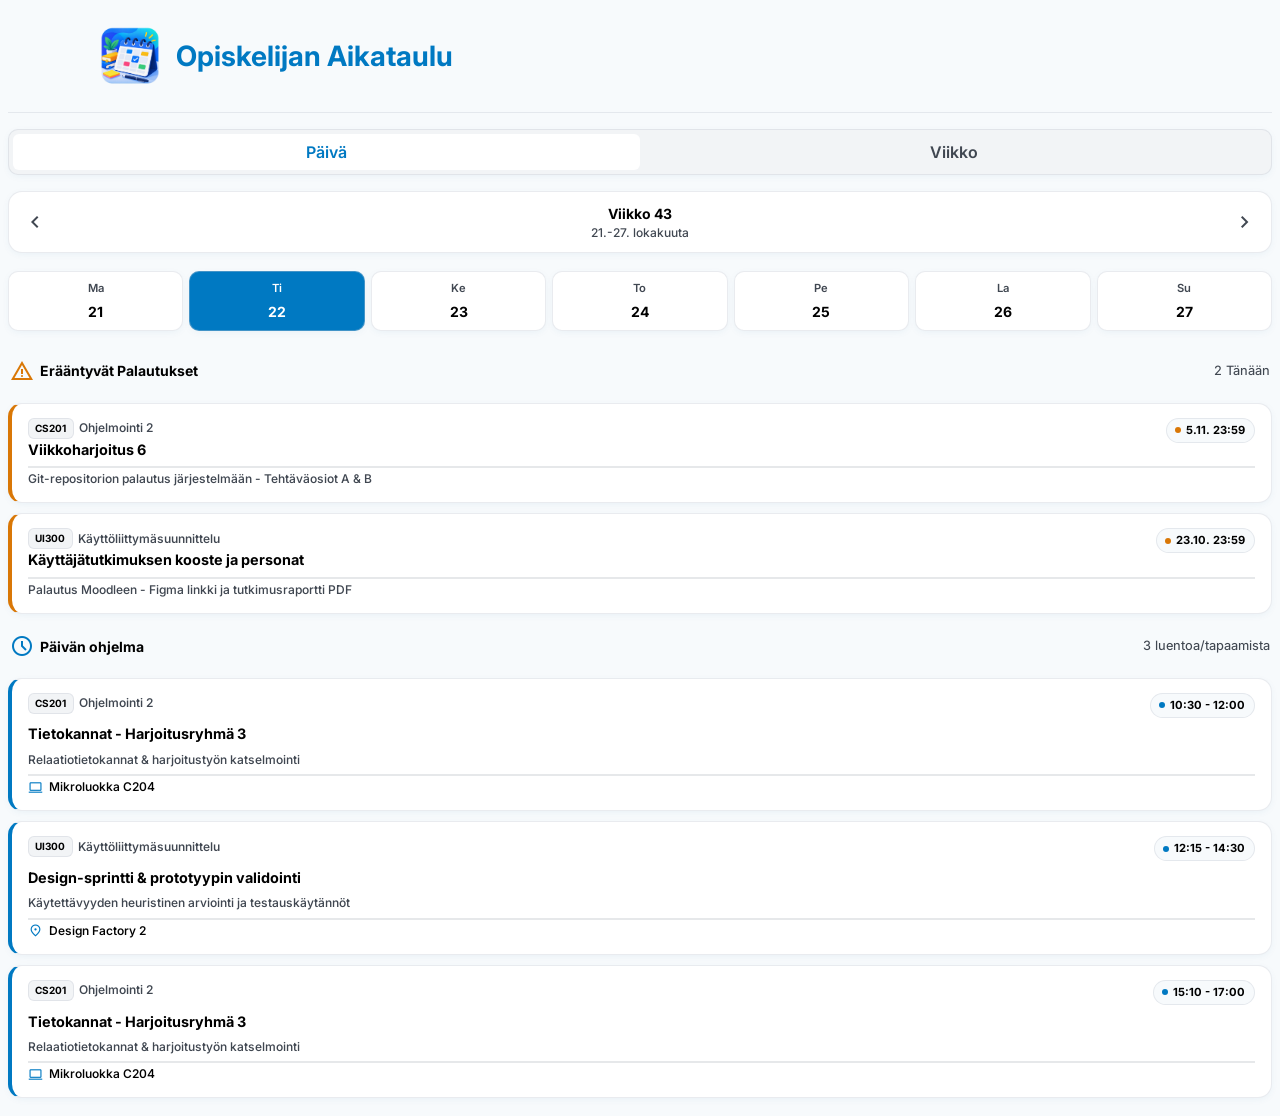
<file: index.html>
<!doctype html>
<html lang="en">
	<head>
		<meta charset="UTF-8" />
		<meta name="viewport" content="width=device-width, initial-scale=1.0" />
		<title>Opiskelijan Aikataulu: Päivä</title>
		<link rel="stylesheet" href="styles.css" />
		<link
			href="https://fonts.googleapis.com/css2?family=Material+Symbols+Outlined:wght,FILL@100..700,0..1&display=swap"
			rel="stylesheet"
		/>
		<link rel="icon" href="logo.png" />
	</head>
	<body>
		<header>
			<div class="header-inner">
				<img src="logo.png" alt="Palvelun logo" class="logo" />
				<h1 class="header-title">Opiskelijan Aikataulu</h1>
			</div>
		</header>

		<main>
			<nav class="view-tabs-container">
				<!-- Näkymä valitsin -->
				<a href="index.html" class="view-tab-label view-tab-label-selected"
					><span class="paiva-btn">Päivä</span></a
				>
				<a href="viikkoNakyma.html" class="view-tab-label"
					><span class="week-btn">Viikko</span></a
				>
			</nav>

			<!-- Viikkovalitsin -->
			<div class="card-base week-nav-card">
				<button type="button" class="nav-arrow-btn">
					<span class="material-symbols-outlined">chevron_left</span>
				</button>
				<div class="week-nav-center">
					<span class="week-title">Viikko 43</span>
					<span class="week-dates">21.-27. lokakuuta</span>
				</div>
				<button type="button" class="nav-arrow-btn">
					<span class="material-symbols-outlined">chevron_right</span>
				</button>
			</div>

			<!-- Päivävalitsin -->
			<div class="week-strip">
				<div class="day-pill">
					<span class="day-name">Ma</span>
					<span class="day-num">21</span>
				</div>
				<div class="day-pill today">
					<span class="day-name">Ti</span>
					<span class="day-num">22</span>
				</div>
				<div class="day-pill">
					<span class="day-name">Ke</span>
					<span class="day-num">23</span>
				</div>
				<div class="day-pill">
					<span class="day-name">To</span>
					<span class="day-num">24</span>
				</div>
				<div class="day-pill">
					<span class="day-name">Pe</span>
					<span class="day-num">25</span>
				</div>
				<div class="day-pill">
					<span class="day-name">La</span>
					<span class="day-num">26</span>
				</div>
				<div class="day-pill">
					<span class="day-name">Su</span>
					<span class="day-num">27</span>
				</div>
			</div>

			<!-- Erääntyvät palautukset -->
			<section>
				<div class="section-header">
					<div class="section-title-wrap">
						<span
							class="material-symbols-outlined"
							style="color: var(--color-amber)"
							>warning</span
						>
						<h2 class="section-title">Erääntyvät Palautukset</h2>
					</div>
					<span class="section-notes">2 Tänään</span>
				</div>

				<!-- Deadline kortit -->
				<a href="kurssiCS201.html" class="card-base deadline-card">
					<div class="card-top-row">
						<div>
							<div class="course">
								<span class="course-tag">CS201</span>
								<span class="course-subname">Ohjelmointi 2</span>
							</div>
							<h3 class="card-title">Viikkoharjoitus 6</h3>
						</div>
						<div class="card-time">
							<span class="amber-dot"></span>
							<span>5.11. 23:59</span>
						</div>
					</div>
					<div class="card-footer">
						<span class="card-subtitle">
							Git-repositorion palautus järjestelmään - Tehtäväosiot A & B
						</span>
					</div>
				</a>

				<a href="kurssiUI300.html" class="card-base deadline-card">
					<div class="card-top-row">
						<div>
							<div class="course">
								<span class="course-tag">UI300</span>
								<span class="course-subname">Käyttöliittymäsuunnittelu</span>
							</div>
							<h3 class="card-title">Käyttäjätutkimuksen kooste ja personat</h3>
						</div>
						<div class="card-time">
							<span class="amber-dot"></span>
							<span>23.10. 23:59</span>
						</div>
					</div>
					<div class="card-footer">
						<span class="card-subtitle">
							Palautus Moodleen - Figma linkki ja tutkimusraportti PDF
						</span>
					</div>
				</a>
			</section>

			<!-- Päivän ohjelma -->
			<section>
				<div class="section-header">
					<div class="section-title-wrap">
						<span
							class="material-symbols-outlined"
							style="color: var(--color-primary)"
							>schedule</span
						>
						<h2 class="section-title">Päivän ohjelma</h2>
					</div>
					<span class="section-notes">3 luentoa/tapaamista</span>
				</div>

				<!-- Event kortit -->

				<a href="kurssiCS201.html" class="card-base event-card">
					<div class="card-top-row">
						<div class="course">
							<span class="course-tag">CS201</span>
							<span class="course-subname">Ohjelmointi 2</span>
						</div>
						<div class="card-time">
							<span class="blue-dot"></span>
							<span>10:30 - 12:00</span>
						</div>
					</div>

					<h3 class="card-title">Tietokannat - Harjoitusryhmä 3</h3>
					<p class="card-subtitle">
						Relaatiotietokannat & harjoitustyön katselmointi
					</p>

					<div class="card-footer">
						<span
							class="material-symbols-outlined"
							style="font-size: 15px; color: var(--color-primary)"
							>computer</span
						>
						<span>Mikroluokka C204</span>
					</div>
				</a>

				<a href="kurssiUI300.html" class="card-base event-card">
					<div class="card-top-row">
						<div class="course">
							<span class="course-tag">UI300</span>
							<span class="course-subname">Käyttöliittymäsuunnittelu</span>
						</div>
						<div class="card-time">
							<span class="blue-dot"></span>
							<span>12:15 - 14:30</span>
						</div>
					</div>

					<h3 class="card-title">Design-sprintti & prototyypin validointi</h3>
					<p class="card-subtitle">
						Käytettävyyden heuristinen arviointi ja testauskäytännöt
					</p>

					<div class="card-footer">
						<span
							class="material-symbols-outlined"
							style="font-size: 15px; color: var(--color-primary)"
							>location_on</span
						>
						<span>Design Factory 2</span>
					</div>
				</a>

				<a href="kurssiCS201.html" class="card-base event-card">
					<div class="card-top-row">
						<div class="course">
							<span class="course-tag">CS201</span>
							<span class="course-subname">Ohjelmointi 2</span>
						</div>
						<div class="card-time">
							<span class="blue-dot"></span>
							<span>15:10 - 17:00</span>
						</div>
					</div>

					<h3 class="card-title">Tietokannat - Harjoitusryhmä 3</h3>
					<p class="card-subtitle">
						Relaatiotietokannat & harjoitustyön katselmointi
					</p>

					<div class="card-footer">
						<span
							class="material-symbols-outlined"
							style="font-size: 15px; color: var(--color-primary)"
							>computer</span
						>
						<span>Mikroluokka C204</span>
					</div>
				</a>
			</section>
		</main>
	</body>
</html>
</file>
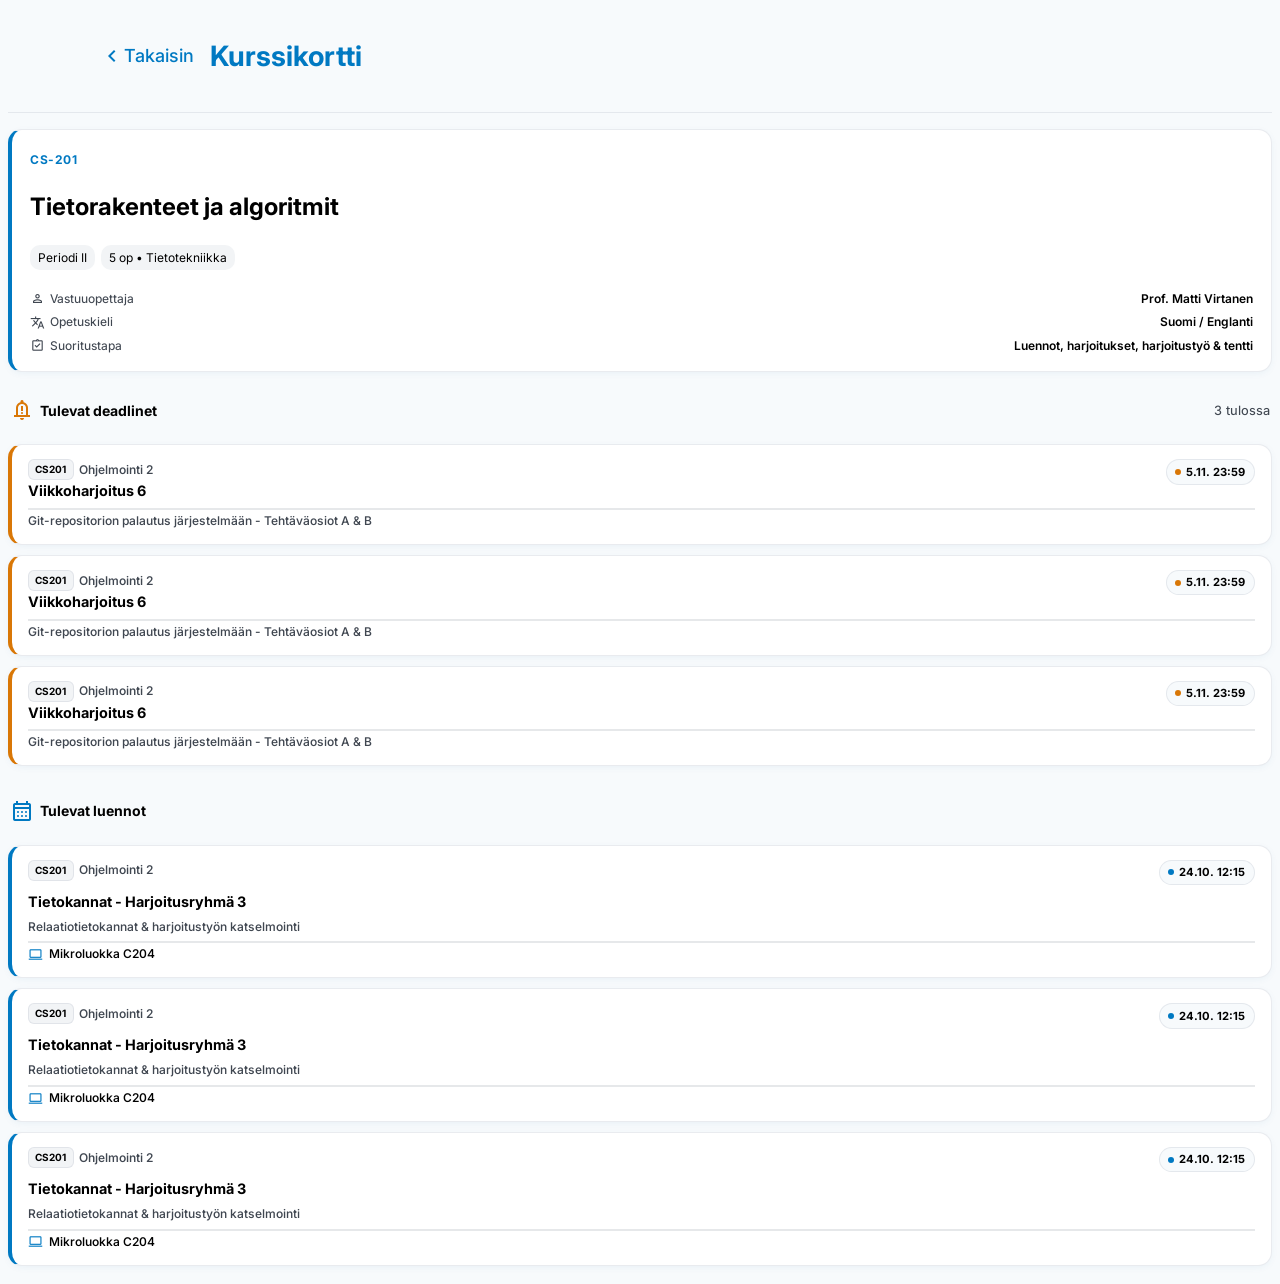
<file: kurssiCS201.html>
<!doctype html>
<html lang="en">
	<head>
		<meta charset="UTF-8" />
		<meta name="viewport" content="width=device-width, initial-scale=1.0" />
		<title>Kurssikortti: CS201</title>
		<link rel="stylesheet" href="styles.css" />
		<link
			href="https://fonts.googleapis.com/css2?family=Material+Symbols+Outlined:wght,FILL@100..700,0..1&display=swap"
			rel="stylesheet"
		/>
	</head>
	<body>
		<header>
			<div class="header-inner">
				<a href="index.html" class="backBtn">
					<span class="material-symbols-outlined">chevron_left</span>
					<p>Takaisin</p>
				</a>
				<h1 class="header-title">Kurssikortti</h1>
			</div>
		</header>
		<main>
			<!-- Kurssikortti -->
			<section class="card-base course-card">
				<span class="course-code">CS-201</span>
				<h2 class="course-main-title">Tietorakenteet ja algoritmit</h2>

				<div class="course-badge-row">
					<span class="badge-pill">Periodi II</span>
					<span class="badge-pill">5 op • Tietotekniikka</span>
				</div>

				<div class="course-info-list">
					<div class="course-info-row">
						<span class="course-info-key">
							<span class="material-symbols-outlined" style="font-size: 15px"
								>person</span
							>
							<span>Vastuuopettaja</span>
						</span>
						<span class="course-info-item">Prof. Matti Virtanen</span>
					</div>

					<div class="course-info-row">
						<span class="course-info-key">
							<span class="material-symbols-outlined" style="font-size: 15px"
								>translate</span
							>
							<span>Opetuskieli</span>
						</span>
						<span class="course-info-item">Suomi / Englanti</span>
					</div>

					<div class="course-info-row">
						<span class="course-info-key">
							<span class="material-symbols-outlined" style="font-size: 15px"
								>assignment_turned_in</span
							>
							<span>Suoritustapa</span>
						</span>
						<span class="course-info-item"
							>Luennot, harjoitukset, harjoitustyö & tentti</span
						>
					</div>
				</div>
			</section>

			<!-- Tulevat deadlinet -->
			<section style="margin-bottom: 1.25rem">
				<div class="section-header">
					<div class="section-title-wrap">
						<span
							class="material-symbols-outlined"
							style="color: var(--color-amber)"
							>notification_important</span
						>
						<h3 class="section-title">Tulevat deadlinet</h3>
					</div>
					<span class="section-notes">3 tulossa</span>
				</div>

				<!-- Deadline kortit -->
				<a href="kurssiCS201.html" class="card-base deadline-card">
					<div class="card-top-row">
						<div>
							<div class="course">
								<span class="course-tag">CS201</span>
								<span class="course-subname">Ohjelmointi 2</span>
							</div>
							<h3 class="card-title">Viikkoharjoitus 6</h3>
						</div>
						<div class="card-time">
							<span class="amber-dot"></span>
							<span>5.11. 23:59</span>
						</div>
					</div>
					<div class="card-footer">
						<span class="card-subtitle">
							Git-repositorion palautus järjestelmään - Tehtäväosiot A & B
						</span>
					</div>
				</a>

				<a href="kurssiCS201.html" class="card-base deadline-card">
					<div class="card-top-row">
						<div>
							<div class="course">
								<span class="course-tag">CS201</span>
								<span class="course-subname">Ohjelmointi 2</span>
							</div>
							<h3 class="card-title">Viikkoharjoitus 6</h3>
						</div>
						<div class="card-time">
							<span class="amber-dot"></span>
							<span>5.11. 23:59</span>
						</div>
					</div>
					<div class="card-footer">
						<span class="card-subtitle">
							Git-repositorion palautus järjestelmään - Tehtäväosiot A & B
						</span>
					</div>
				</a>

				<a href="kurssiCS201.html" class="card-base deadline-card">
					<div class="card-top-row">
						<div>
							<div class="course">
								<span class="course-tag">CS201</span>
								<span class="course-subname">Ohjelmointi 2</span>
							</div>
							<h3 class="card-title">Viikkoharjoitus 6</h3>
						</div>
						<div class="card-time">
							<span class="amber-dot"></span>
							<span>5.11. 23:59</span>
						</div>
					</div>
					<div class="card-footer">
						<span class="card-subtitle">
							Git-repositorion palautus järjestelmään - Tehtäväosiot A & B
						</span>
					</div>
				</a>
			</section>

			<!-- Tulevat luennot -->
			<section>
				<div class="section-header">
					<div class="section-title-wrap">
						<span
							class="material-symbols-outlined"
							style="color: var(--color-primary)"
							>calendar_month</span
						>
						<h3 class="section-title">Tulevat luennot</h3>
					</div>
				</div>

				<!-- Luento kortit -->
				<a href="kurssiCS201.html   " class="card-base event-card">
					<div class="card-top-row">
						<div class="course">
							<span class="course-tag">CS201</span>
							<span class="course-subname">Ohjelmointi 2</span>
						</div>
						<div class="card-time">
							<span class="blue-dot"></span>
							<span>24.10. 12:15</span>
						</div>
					</div>

					<h3 class="card-title">Tietokannat - Harjoitusryhmä 3</h3>
					<p class="card-subtitle">
						Relaatiotietokannat & harjoitustyön katselmointi
					</p>

					<div class="card-footer">
						<span
							class="material-symbols-outlined"
							style="font-size: 15px; color: var(--color-primary)"
							>computer</span
						>
						<span>Mikroluokka C204</span>
					</div>
				</a>

				<a href="kurssiCS201.html" class="card-base event-card">
					<div class="card-top-row">
						<div class="course">
							<span class="course-tag">CS201</span>
							<span class="course-subname">Ohjelmointi 2</span>
						</div>
						<div class="card-time">
							<span class="blue-dot"></span>
							<span>24.10. 12:15</span>
						</div>
					</div>

					<h3 class="card-title">Tietokannat - Harjoitusryhmä 3</h3>
					<p class="card-subtitle">
						Relaatiotietokannat & harjoitustyön katselmointi
					</p>

					<div class="card-footer">
						<span
							class="material-symbols-outlined"
							style="font-size: 15px; color: var(--color-primary)"
							>computer</span
						>
						<span>Mikroluokka C204</span>
					</div>
				</a>

				<a href="kurssiCS201.html" class="card-base event-card">
					<div class="card-top-row">
						<div class="course">
							<span class="course-tag">CS201</span>
							<span class="course-subname">Ohjelmointi 2</span>
						</div>
						<div class="card-time">
							<span class="blue-dot"></span>
							<span>24.10. 12:15</span>
						</div>
					</div>

					<h3 class="card-title">Tietokannat - Harjoitusryhmä 3</h3>
					<p class="card-subtitle">
						Relaatiotietokannat & harjoitustyön katselmointi
					</p>

					<div class="card-footer">
						<span
							class="material-symbols-outlined"
							style="font-size: 15px; color: var(--color-primary)"
							>computer</span
						>
						<span>Mikroluokka C204</span>
					</div>
				</a>
			</section>
		</main>
	</body>
</html>
</file>
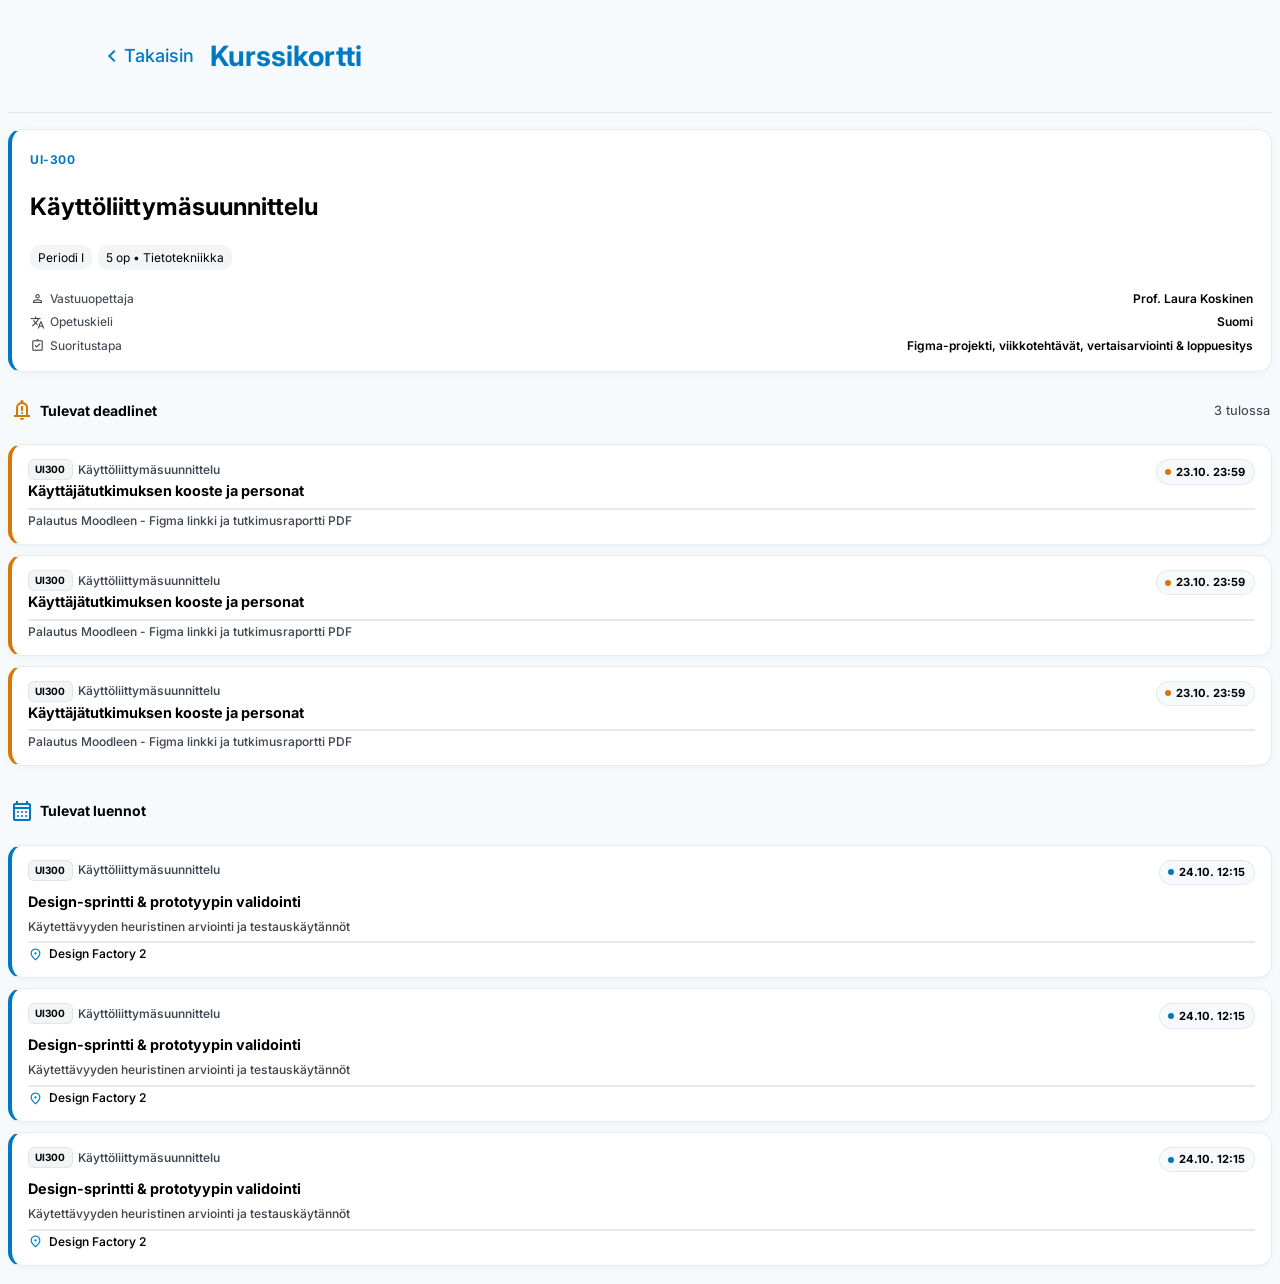
<file: kurssiUI300.html>
<!doctype html>
<html lang="en">
	<head>
		<meta charset="UTF-8" />
		<meta name="viewport" content="width=device-width, initial-scale=1.0" />
		<title>Kurssikortti: UI300</title>
		<link rel="stylesheet" href="styles.css" />
		<link
			href="https://fonts.googleapis.com/css2?family=Material+Symbols+Outlined:wght,FILL@100..700,0..1&display=swap"
			rel="stylesheet"
		/>
	</head>
	<body>
		<header>
			<div class="header-inner">
				<a href="index.html" class="backBtn">
					<span class="material-symbols-outlined">chevron_left</span>
					<p>Takaisin</p>
				</a>
				<h1 class="header-title">Kurssikortti</h1>
			</div>
		</header>
		<main>
			<!-- Kurssikortti -->
			<section class="card-base course-card">
				<span class="course-code">UI-300</span>
				<h2 class="course-main-title">Käyttöliittymäsuunnittelu</h2>

				<div class="course-badge-row">
					<span class="badge-pill">Periodi I</span>
					<span class="badge-pill">5 op • Tietotekniikka</span>
				</div>

				<div class="course-info-list">
					<div class="course-info-row">
						<span class="course-info-key">
							<span class="material-symbols-outlined" style="font-size: 15px"
								>person</span
							>
							<span>Vastuuopettaja</span>
						</span>
						<span class="course-info-item">Prof. Laura Koskinen</span>
					</div>

					<div class="course-info-row">
						<span class="course-info-key">
							<span class="material-symbols-outlined" style="font-size: 15px"
								>translate</span
							>
							<span>Opetuskieli</span>
						</span>
						<span class="course-info-item">Suomi</span>
					</div>

					<div class="course-info-row">
						<span class="course-info-key">
							<span class="material-symbols-outlined" style="font-size: 15px"
								>assignment_turned_in</span
							>
							<span>Suoritustapa</span>
						</span>
						<span class="course-info-item"
							>Figma-projekti, viikkotehtävät, vertaisarviointi &
							loppuesitys</span
						>
					</div>
				</div>
			</section>

			<!-- Tulevat deadlinet -->
			<section style="margin-bottom: 1.25rem">
				<div class="section-header">
					<div class="section-title-wrap">
						<span
							class="material-symbols-outlined"
							style="color: var(--color-amber)"
							>notification_important</span
						>
						<h3 class="section-title">Tulevat deadlinet</h3>
					</div>
					<span class="section-notes">3 tulossa</span>
				</div>

				<!-- Deadline kortit -->
				<div class="card-base deadline-card">
					<div class="card-top-row">
						<div>
							<div class="course">
								<span class="course-tag">UI300</span>
								<span class="course-subname">Käyttöliittymäsuunnittelu</span>
							</div>
							<h3 class="card-title">Käyttäjätutkimuksen kooste ja personat</h3>
						</div>
						<div class="card-time">
							<span class="amber-dot"></span>
							<span>23.10. 23:59</span>
						</div>
					</div>
					<div class="card-footer">
						<span class="card-subtitle">
							Palautus Moodleen - Figma linkki ja tutkimusraportti PDF
						</span>
					</div>
				</div>

				<div class="card-base deadline-card">
					<div class="card-top-row">
						<div>
							<div class="course">
								<span class="course-tag">UI300</span>
								<span class="course-subname">Käyttöliittymäsuunnittelu</span>
							</div>
							<h3 class="card-title">Käyttäjätutkimuksen kooste ja personat</h3>
						</div>
						<div class="card-time">
							<span class="amber-dot"></span>
							<span>23.10. 23:59</span>
						</div>
					</div>
					<div class="card-footer">
						<span class="card-subtitle">
							Palautus Moodleen - Figma linkki ja tutkimusraportti PDF
						</span>
					</div>
				</div>

				<div class="card-base deadline-card">
					<div class="card-top-row">
						<div>
							<div class="course">
								<span class="course-tag">UI300</span>
								<span class="course-subname">Käyttöliittymäsuunnittelu</span>
							</div>
							<h3 class="card-title">Käyttäjätutkimuksen kooste ja personat</h3>
						</div>
						<div class="card-time">
							<span class="amber-dot"></span>
							<span>23.10. 23:59</span>
						</div>
					</div>
					<div class="card-footer">
						<span class="card-subtitle">
							Palautus Moodleen - Figma linkki ja tutkimusraportti PDF
						</span>
					</div>
				</div>
			</section>

			<!-- Tulevat luennot -->
			<section>
				<div class="section-header">
					<div class="section-title-wrap">
						<span
							class="material-symbols-outlined"
							style="color: var(--color-primary)"
							>calendar_month</span
						>
						<h3 class="section-title">Tulevat luennot</h3>
					</div>
				</div>

				<!-- Luento kortit -->
				<a href="kurssiUI300.html" class="card-base event-card">
					<div class="card-top-row">
						<div class="course">
							<span class="course-tag">UI300</span>
							<span class="course-subname">Käyttöliittymäsuunnittelu</span>
						</div>
						<div class="card-time">
							<span class="blue-dot"></span>
							<span>24.10. 12:15</span>
						</div>
					</div>

					<h3 class="card-title">Design-sprintti & prototyypin validointi</h3>
					<p class="card-subtitle">
						Käytettävyyden heuristinen arviointi ja testauskäytännöt
					</p>

					<div class="card-footer">
						<span
							class="material-symbols-outlined"
							style="font-size: 15px; color: var(--color-primary)"
							>location_on</span
						>
						<span>Design Factory 2</span>
					</div>
				</a>

				<a href="kurssiUI300.html" class="card-base event-card">
					<div class="card-top-row">
						<div class="course">
							<span class="course-tag">UI300</span>
							<span class="course-subname">Käyttöliittymäsuunnittelu</span>
						</div>
						<div class="card-time">
							<span class="blue-dot"></span>
							<span>24.10. 12:15</span>
						</div>
					</div>

					<h3 class="card-title">Design-sprintti & prototyypin validointi</h3>
					<p class="card-subtitle">
						Käytettävyyden heuristinen arviointi ja testauskäytännöt
					</p>

					<div class="card-footer">
						<span
							class="material-symbols-outlined"
							style="font-size: 15px; color: var(--color-primary)"
							>location_on</span
						>
						<span>Design Factory 2</span>
					</div>
				</a>

				<a href="kurssiUI300.html" class="card-base event-card">
					<div class="card-top-row">
						<div class="course">
							<span class="course-tag">UI300</span>
							<span class="course-subname">Käyttöliittymäsuunnittelu</span>
						</div>
						<div class="card-time">
							<span class="blue-dot"></span>
							<span>24.10. 12:15</span>
						</div>
					</div>

					<h3 class="card-title">Design-sprintti & prototyypin validointi</h3>
					<p class="card-subtitle">
						Käytettävyyden heuristinen arviointi ja testauskäytännöt
					</p>

					<div class="card-footer">
						<span
							class="material-symbols-outlined"
							style="font-size: 15px; color: var(--color-primary)"
							>location_on</span
						>
						<span>Design Factory 2</span>
					</div>
				</a>
			</section>
		</main>
	</body>
</html>
</file>
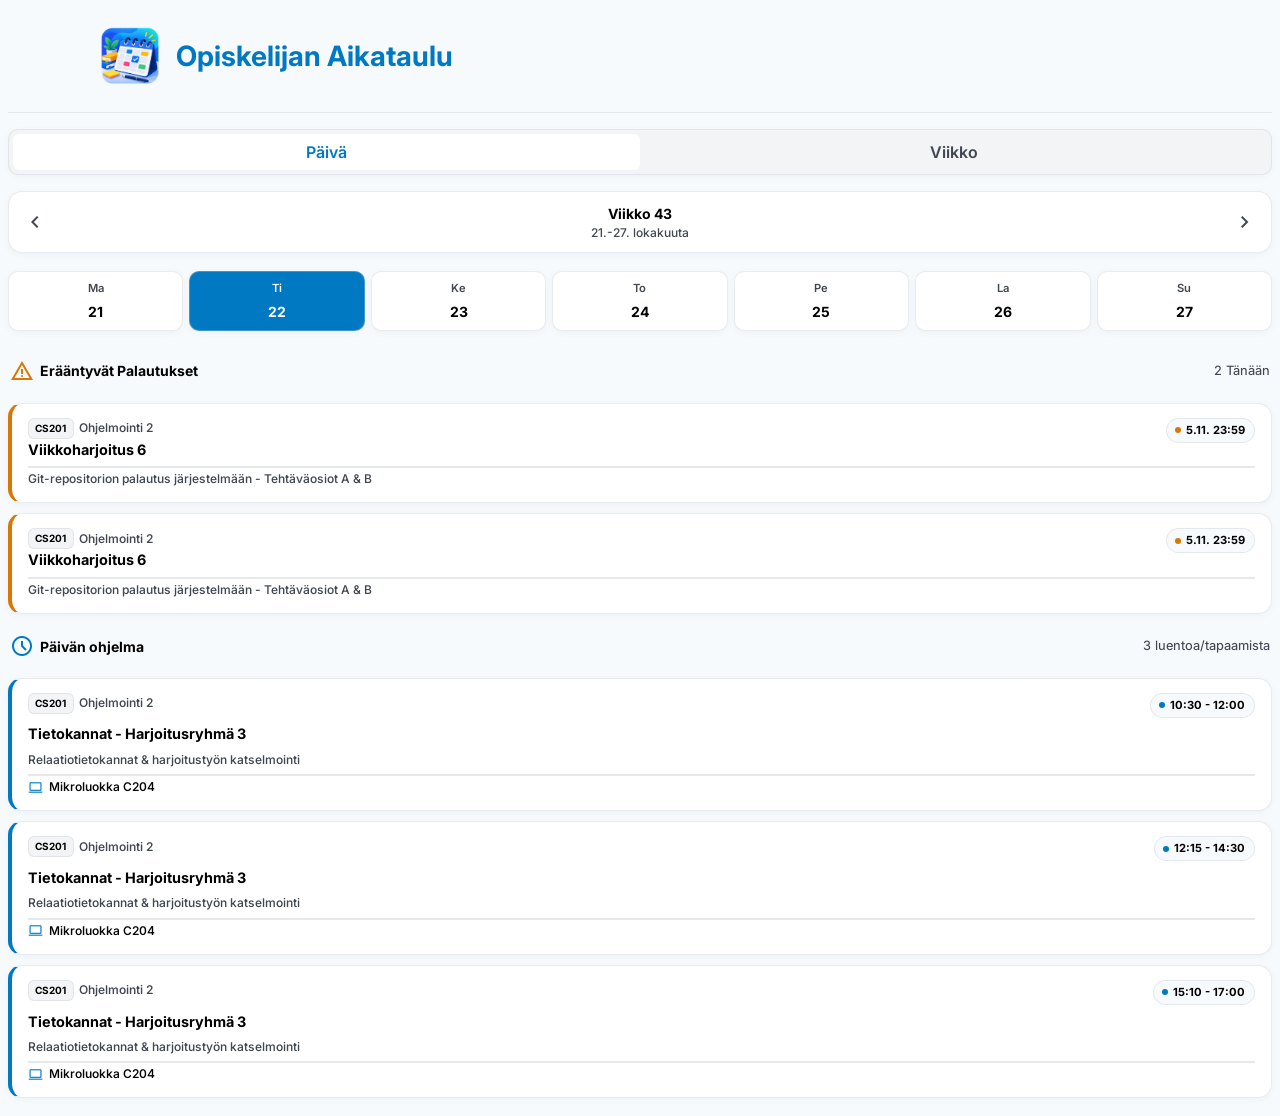
<file: paivaNakyma.html>
<!doctype html>
<html lang="en">
	<head>
		<meta charset="UTF-8" />
		<meta name="viewport" content="width=device-width, initial-scale=1.0" />
		<title>Opiskelijan Aikataulu: Päivä</title>
		<link rel="stylesheet" href="styles.css" />
		<link
			href="https://fonts.googleapis.com/css2?family=Material+Symbols+Outlined:wght,FILL@100..700,0..1&display=swap"
			rel="stylesheet"
		/>
		<link rel="icon" href="logo.png" />
	</head>
	<body>
		<header>
			<div class="header-inner">
				<img src="logo.png" alt="Palvelun logo" class="logo" />
				<h1 class="header-title">Opiskelijan Aikataulu</h1>
			</div>
		</header>

		<main>
			<nav class="view-tabs-container">
				<!-- Näkymä valitsin -->
				<a
					href="paivaNakyma.html"
					class="view-tab-label view-tab-label-selected"
					><span class="paiva-btn">Päivä</span></a
				>
				<a href="viikkoNakyma.html" class="view-tab-label"
					><span class="week-btn">Viikko</span></a
				>
			</nav>

			<!-- Viikkovalitsin -->
			<div class="card-base week-nav-card">
				<button type="button" class="nav-arrow-btn">
					<span class="material-symbols-outlined">chevron_left</span>
				</button>
				<div class="week-nav-center">
					<span class="week-title">Viikko 43</span>
					<span class="week-dates">21.-27. lokakuuta</span>
				</div>
				<button type="button" class="nav-arrow-btn">
					<span class="material-symbols-outlined">chevron_right</span>
				</button>
			</div>

			<!-- Päivävalitsin -->
			<div class="week-strip">
				<div class="day-pill">
					<span class="day-name">Ma</span>
					<span class="day-num">21</span>
				</div>
				<div class="day-pill today">
					<span class="day-name">Ti</span>
					<span class="day-num">22</span>
				</div>
				<div class="day-pill">
					<span class="day-name">Ke</span>
					<span class="day-num">23</span>
				</div>
				<div class="day-pill">
					<span class="day-name">To</span>
					<span class="day-num">24</span>
				</div>
				<div class="day-pill">
					<span class="day-name">Pe</span>
					<span class="day-num">25</span>
				</div>
				<div class="day-pill">
					<span class="day-name">La</span>
					<span class="day-num">26</span>
				</div>
				<div class="day-pill">
					<span class="day-name">Su</span>
					<span class="day-num">27</span>
				</div>
			</div>

			<!-- Erääntyvät palautukset -->
			<section>
				<div class="section-header">
					<div class="section-title-wrap">
						<span
							class="material-symbols-outlined"
							style="color: var(--color-amber)"
							>warning</span
						>
						<h2 class="section-title">Erääntyvät Palautukset</h2>
					</div>
					<span class="section-notes">2 Tänään</span>
				</div>

				<!-- Deadline kortit -->
				<a href="kurssiCS201.html" class="card-base deadline-card">
					<div class="card-top-row">
						<div>
							<div class="course">
								<span class="course-tag">CS201</span>
								<span class="course-subname">Ohjelmointi 2</span>
							</div>
							<h3 class="card-title">Viikkoharjoitus 6</h3>
						</div>
						<div class="card-time">
							<span class="amber-dot"></span>
							<span>5.11. 23:59</span>
						</div>
					</div>
					<div class="card-footer">
						<span class="card-subtitle">
							Git-repositorion palautus järjestelmään - Tehtäväosiot A & B
						</span>
					</div>
				</a>

				<a href="kurssiCS201.html" class="card-base deadline-card">
					<div class="card-top-row">
						<div>
							<div class="course">
								<span class="course-tag">CS201</span>
								<span class="course-subname">Ohjelmointi 2</span>
							</div>
							<h3 class="card-title">Viikkoharjoitus 6</h3>
						</div>
						<div class="card-time">
							<span class="amber-dot"></span>
							<span>5.11. 23:59</span>
						</div>
					</div>
					<div class="card-footer">
						<span class="card-subtitle">
							Git-repositorion palautus järjestelmään - Tehtäväosiot A & B
						</span>
					</div>
				</a>
			</section>

			<!-- Päivän ohjelma -->
			<section>
				<div class="section-header">
					<div class="section-title-wrap">
						<span
							class="material-symbols-outlined"
							style="color: var(--color-primary)"
							>schedule</span
						>
						<h2 class="section-title">Päivän ohjelma</h2>
					</div>
					<span class="section-notes">3 luentoa/tapaamista</span>
				</div>

				<!-- Event kortit -->

				<a href="kurssiCS201.html" class="card-base event-card">
					<div class="card-top-row">
						<div class="course">
							<span class="course-tag">CS201</span>
							<span class="course-subname">Ohjelmointi 2</span>
						</div>
						<div class="card-time">
							<span class="blue-dot"></span>
							<span>10:30 - 12:00</span>
						</div>
					</div>

					<h3 class="card-title">Tietokannat - Harjoitusryhmä 3</h3>
					<p class="card-subtitle">
						Relaatiotietokannat & harjoitustyön katselmointi
					</p>

					<div class="card-footer">
						<span
							class="material-symbols-outlined"
							style="font-size: 15px; color: var(--color-primary)"
							>computer</span
						>
						<span>Mikroluokka C204</span>
					</div>
				</a>

				<a href="kurssiCS201.html" class="card-base event-card">
					<div class="card-top-row">
						<div class="course">
							<span class="course-tag">CS201</span>
							<span class="course-subname">Ohjelmointi 2</span>
						</div>
						<div class="card-time">
							<span class="blue-dot"></span>
							<span>12:15 - 14:30</span>
						</div>
					</div>

					<h3 class="card-title">Tietokannat - Harjoitusryhmä 3</h3>
					<p class="card-subtitle">
						Relaatiotietokannat & harjoitustyön katselmointi
					</p>

					<div class="card-footer">
						<span
							class="material-symbols-outlined"
							style="font-size: 15px; color: var(--color-primary)"
							>computer</span
						>
						<span>Mikroluokka C204</span>
					</div>
				</a>

				<a href="kurssiCS201.html" class="card-base event-card">
					<div class="card-top-row">
						<div class="course">
							<span class="course-tag">CS201</span>
							<span class="course-subname">Ohjelmointi 2</span>
						</div>
						<div class="card-time">
							<span class="blue-dot"></span>
							<span>15:10 - 17:00</span>
						</div>
					</div>

					<h3 class="card-title">Tietokannat - Harjoitusryhmä 3</h3>
					<p class="card-subtitle">
						Relaatiotietokannat & harjoitustyön katselmointi
					</p>

					<div class="card-footer">
						<span
							class="material-symbols-outlined"
							style="font-size: 15px; color: var(--color-primary)"
							>computer</span
						>
						<span>Mikroluokka C204</span>
					</div>
				</a>
			</section>
		</main>
	</body>
</html>
</file>
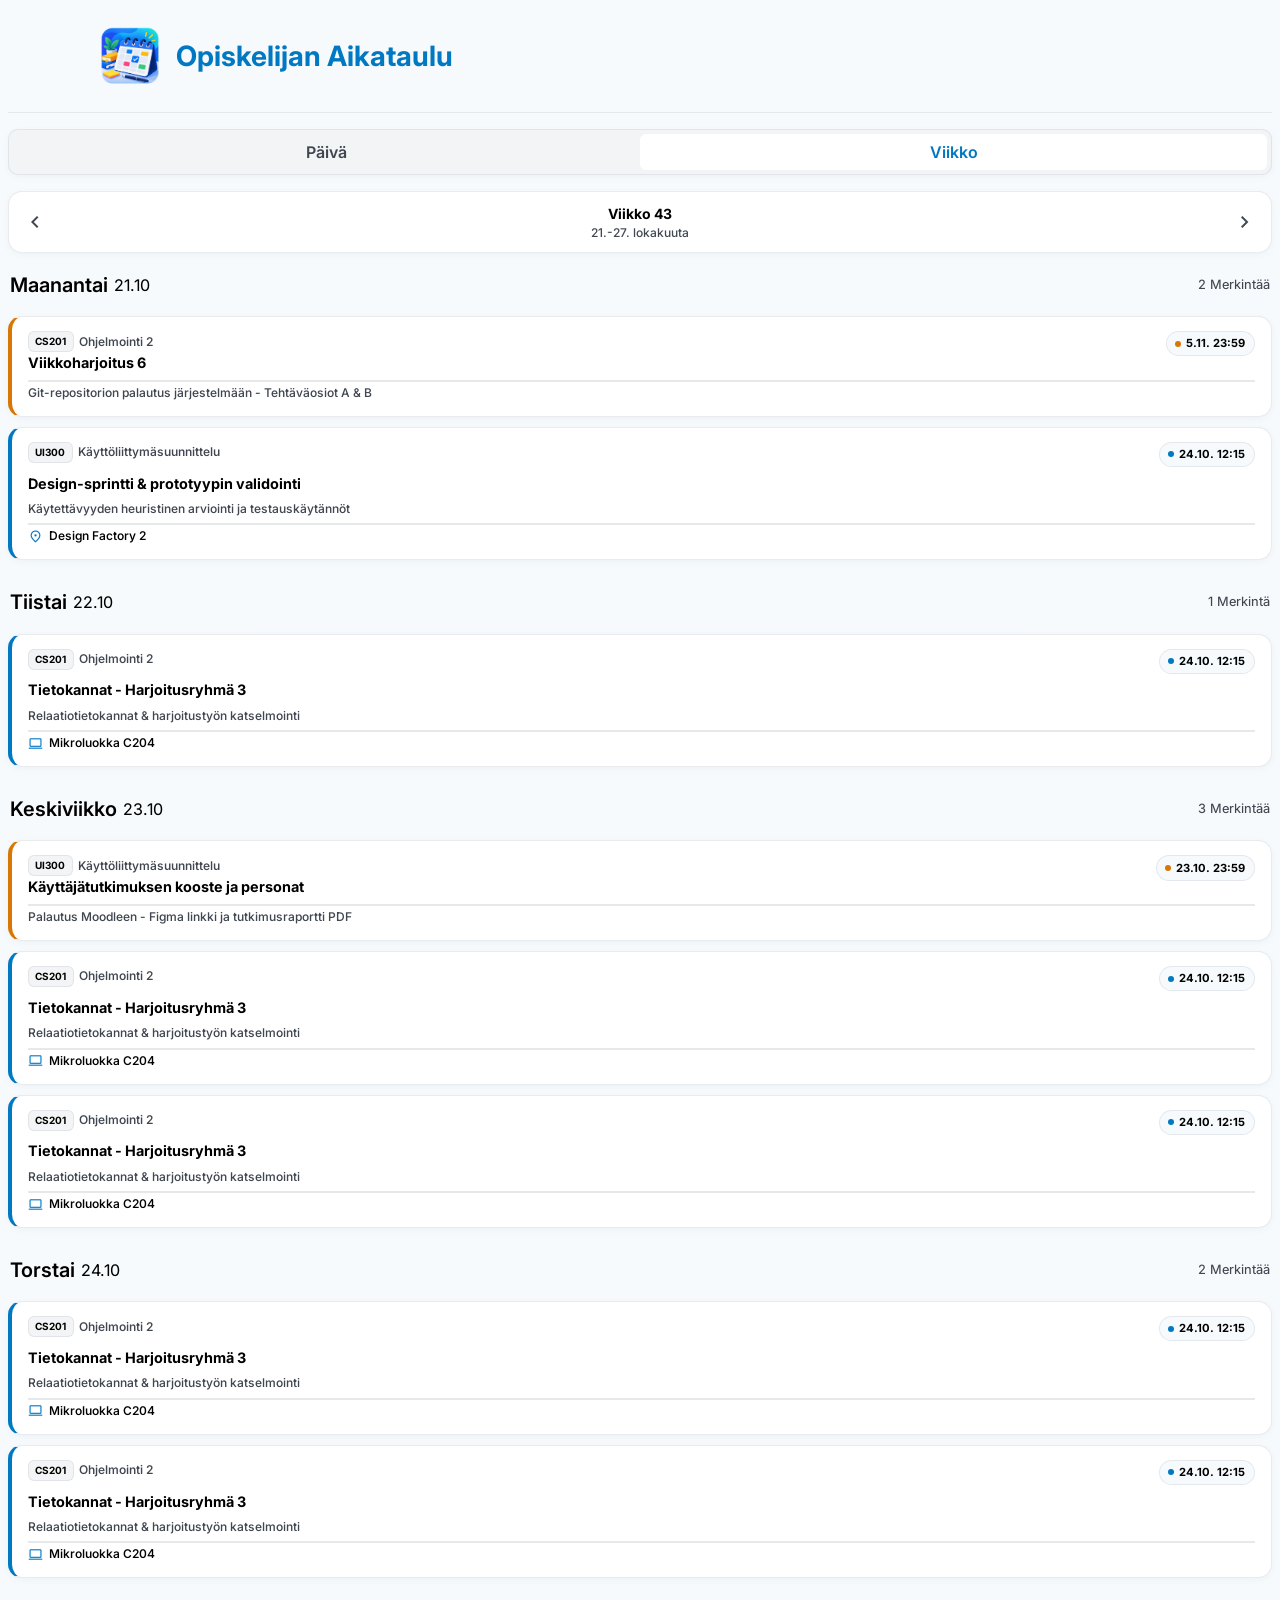
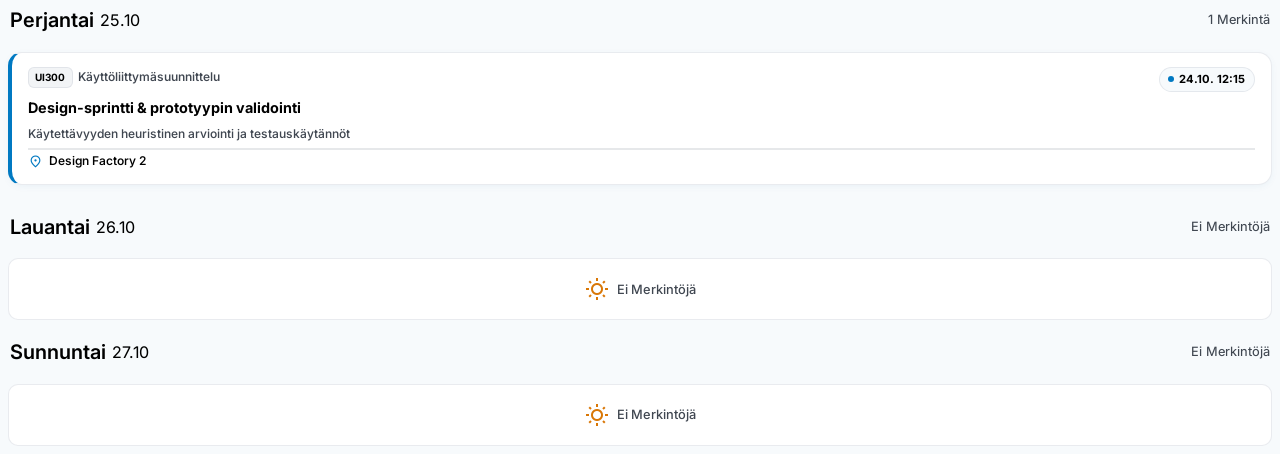
<file: viikkoNakyma.html>
<!doctype html>
<html lang="en">
	<head>
		<meta charset="UTF-8" />
		<meta name="viewport" content="width=device-width, initial-scale=1.0" />
		<title>Opiskelijan Aikataulu: Viikko</title>
		<link rel="stylesheet" href="styles.css" />
		<link
			href="https://fonts.googleapis.com/css2?family=Material+Symbols+Outlined:wght,FILL@100..700,0..1&display=swap"
			rel="stylesheet"
		/>
		<link rel="icon" href="logo.png" />
	</head>
	<body>
		<header>
			<div class="header-inner">
				<img src="logo.png" alt="Palvelun logo" class="logo" />
				<h1 class="header-title">Opiskelijan Aikataulu</h1>
			</div>
		</header>

		<main>
			<nav class="view-tabs-container">
				<!-- Näkymä valitsin -->
				<a href="index.html" class="view-tab-label"
					><span class="paiva-btn">Päivä</span></a
				>
				<a
					href="viikkoNakyma.html"
					class="view-tab-label view-tab-label-selected"
					><span class="week-btn">Viikko</span></a
				>
			</nav>

			<!-- Viikkovalitsin -->
			<div class="card-base week-nav-card">
				<button type="button" class="nav-arrow-btn">
					<span class="material-symbols-outlined">chevron_left</span>
				</button>
				<div class="week-nav-center">
					<span class="week-title">Viikko 43</span>
					<span class="week-dates">21.-27. lokakuuta</span>
				</div>
				<button type="button" class="nav-arrow-btn">
					<span class="material-symbols-outlined">chevron_right</span>
				</button>
			</div>

			<!-- Maanantai -->
			<section>
				<div class="section-header week-section-header">
					<div class="section-title-wrap">
						<h2 class="week-section-title">Maanantai</h2>
						<p class="week-section-date">21.10</p>
					</div>
					<span class="section-notes">2 Merkintää</span>
				</div>

				<!-- Päivän kortit -->
				<a href="kurssiCS201.html" class="card-base deadline-card">
					<div class="card-top-row">
						<div>
							<div class="course">
								<span class="course-tag">CS201</span>
								<span class="course-subname">Ohjelmointi 2</span>
							</div>
							<h3 class="card-title">Viikkoharjoitus 6</h3>
						</div>
						<div class="card-time">
							<span class="amber-dot"></span>
							<span>5.11. 23:59</span>
						</div>
					</div>
					<div class="card-footer">
						<span class="card-subtitle">
							Git-repositorion palautus järjestelmään - Tehtäväosiot A & B
						</span>
					</div>
				</a>

				<a href="kurssiUI300.html" class="card-base event-card">
					<div class="card-top-row">
						<div class="course">
							<span class="course-tag">UI300</span>
							<span class="course-subname">Käyttöliittymäsuunnittelu</span>
						</div>
						<div class="card-time">
							<span class="blue-dot"></span>
							<span>24.10. 12:15</span>
						</div>
					</div>

					<h3 class="card-title">Design-sprintti & prototyypin validointi</h3>
					<p class="card-subtitle">
						Käytettävyyden heuristinen arviointi ja testauskäytännöt
					</p>

					<div class="card-footer">
						<span
							class="material-symbols-outlined"
							style="font-size: 15px; color: var(--color-primary)"
							>location_on</span
						>
						<span>Design Factory 2</span>
					</div>
				</a>
			</section>

			<!-- Tiistai -->
			<section>
				<div class="section-header week-section-header">
					<div class="section-title-wrap">
						<h2 class="week-section-title">Tiistai</h2>
						<p class="week-section-date">22.10</p>
					</div>
					<span class="section-notes">1 Merkintä</span>
				</div>

				<!-- Päivän kortit -->

				<a href="kurssiCS201.html   " class="card-base event-card">
					<div class="card-top-row">
						<div class="course">
							<span class="course-tag">CS201</span>
							<span class="course-subname">Ohjelmointi 2</span>
						</div>
						<div class="card-time">
							<span class="blue-dot"></span>
							<span>24.10. 12:15</span>
						</div>
					</div>

					<h3 class="card-title">Tietokannat - Harjoitusryhmä 3</h3>
					<p class="card-subtitle">
						Relaatiotietokannat & harjoitustyön katselmointi
					</p>

					<div class="card-footer">
						<span
							class="material-symbols-outlined"
							style="font-size: 15px; color: var(--color-primary)"
							>computer</span
						>
						<span>Mikroluokka C204</span>
					</div>
				</a>
			</section>

			<!--Keskiviikko -->
			<section>
				<div class="section-header week-section-header">
					<div class="section-title-wrap">
						<h2 class="week-section-title">Keskiviikko</h2>
						<p class="week-section-date">23.10</p>
					</div>
					<span class="section-notes">3 Merkintää</span>
				</div>

				<!-- Päivän kortit -->
				<a href="kurssiUI300.html" class="card-base deadline-card">
					<div class="card-top-row">
						<div>
							<div class="course">
								<span class="course-tag">UI300</span>
								<span class="course-subname">Käyttöliittymäsuunnittelu</span>
							</div>
							<h3 class="card-title">Käyttäjätutkimuksen kooste ja personat</h3>
						</div>
						<div class="card-time">
							<span class="amber-dot"></span>
							<span>23.10. 23:59</span>
						</div>
					</div>
					<div class="card-footer">
						<span class="card-subtitle">
							Palautus Moodleen - Figma linkki ja tutkimusraportti PDF
						</span>
					</div>
				</a>

				<a href="kurssiCS201.html   " class="card-base event-card">
					<div class="card-top-row">
						<div class="course">
							<span class="course-tag">CS201</span>
							<span class="course-subname">Ohjelmointi 2</span>
						</div>
						<div class="card-time">
							<span class="blue-dot"></span>
							<span>24.10. 12:15</span>
						</div>
					</div>

					<h3 class="card-title">Tietokannat - Harjoitusryhmä 3</h3>
					<p class="card-subtitle">
						Relaatiotietokannat & harjoitustyön katselmointi
					</p>

					<div class="card-footer">
						<span
							class="material-symbols-outlined"
							style="font-size: 15px; color: var(--color-primary)"
							>computer</span
						>
						<span>Mikroluokka C204</span>
					</div>
				</a>

				<a href="kurssiCS201.html   " class="card-base event-card">
					<div class="card-top-row">
						<div class="course">
							<span class="course-tag">CS201</span>
							<span class="course-subname">Ohjelmointi 2</span>
						</div>
						<div class="card-time">
							<span class="blue-dot"></span>
							<span>24.10. 12:15</span>
						</div>
					</div>

					<h3 class="card-title">Tietokannat - Harjoitusryhmä 3</h3>
					<p class="card-subtitle">
						Relaatiotietokannat & harjoitustyön katselmointi
					</p>

					<div class="card-footer">
						<span
							class="material-symbols-outlined"
							style="font-size: 15px; color: var(--color-primary)"
							>computer</span
						>
						<span>Mikroluokka C204</span>
					</div>
				</a>
			</section>

			<!-- Torstai -->
			<section>
				<div class="section-header week-section-header">
					<div class="section-title-wrap">
						<h2 class="week-section-title">Torstai</h2>
						<p class="week-section-date">24.10</p>
					</div>
					<span class="section-notes">2 Merkintää</span>
				</div>

				<!-- Päivän kortit -->

				<a href="kurssiCS201.html   " class="card-base event-card">
					<div class="card-top-row">
						<div class="course">
							<span class="course-tag">CS201</span>
							<span class="course-subname">Ohjelmointi 2</span>
						</div>
						<div class="card-time">
							<span class="blue-dot"></span>
							<span>24.10. 12:15</span>
						</div>
					</div>

					<h3 class="card-title">Tietokannat - Harjoitusryhmä 3</h3>
					<p class="card-subtitle">
						Relaatiotietokannat & harjoitustyön katselmointi
					</p>

					<div class="card-footer">
						<span
							class="material-symbols-outlined"
							style="font-size: 15px; color: var(--color-primary)"
							>computer</span
						>
						<span>Mikroluokka C204</span>
					</div>
				</a>

				<a href="kurssiCS201.html   " class="card-base event-card">
					<div class="card-top-row">
						<div class="course">
							<span class="course-tag">CS201</span>
							<span class="course-subname">Ohjelmointi 2</span>
						</div>
						<div class="card-time">
							<span class="blue-dot"></span>
							<span>24.10. 12:15</span>
						</div>
					</div>

					<h3 class="card-title">Tietokannat - Harjoitusryhmä 3</h3>
					<p class="card-subtitle">
						Relaatiotietokannat & harjoitustyön katselmointi
					</p>

					<div class="card-footer">
						<span
							class="material-symbols-outlined"
							style="font-size: 15px; color: var(--color-primary)"
							>computer</span
						>
						<span>Mikroluokka C204</span>
					</div>
				</a>
			</section>

			<!-- Perjantai -->
			<section>
				<div class="section-header week-section-header">
					<div class="section-title-wrap">
						<h2 class="week-section-title">Perjantai</h2>
						<p class="week-section-date">25.10</p>
					</div>
					<span class="section-notes">1 Merkintä</span>
				</div>

				<!-- Päivän kortit -->

				<a href="kurssiUI300.html" class="card-base event-card">
					<div class="card-top-row">
						<div class="course">
							<span class="course-tag">UI300</span>
							<span class="course-subname">Käyttöliittymäsuunnittelu</span>
						</div>
						<div class="card-time">
							<span class="blue-dot"></span>
							<span>24.10. 12:15</span>
						</div>
					</div>

					<h3 class="card-title">Design-sprintti & prototyypin validointi</h3>
					<p class="card-subtitle">
						Käytettävyyden heuristinen arviointi ja testauskäytännöt
					</p>

					<div class="card-footer">
						<span
							class="material-symbols-outlined"
							style="font-size: 15px; color: var(--color-primary)"
							>location_on</span
						>
						<span>Design Factory 2</span>
					</div>
				</a>
			</section>

			<!-- Lauantai -->
			<section>
				<div class="section-header week-section-header">
					<div class="section-title-wrap">
						<h2 class="week-section-title">Lauantai</h2>
						<p class="week-section-date">26.10</p>
					</div>
					<span class="section-notes">Ei Merkintöjä</span>
				</div>

				<!-- Päivän kortit -->

				<div class="empty-card">
					<span
						class="material-symbols-outlined"
						style="color: var(--color-amber)"
						>wb_sunny</span
					>
					<span>Ei Merkintöjä</span>
				</div>
			</section>

			<!-- Sunnuntai -->
			<section>
				<div class="section-header week-section-header">
					<div class="section-title-wrap">
						<h2 class="week-section-title">Sunnuntai</h2>
						<p class="week-section-date">27.10</p>
					</div>
					<span class="section-notes">Ei Merkintöjä</span>
				</div>

				<!-- Päivän kortit -->

				<div class="empty-card">
					<span
						class="material-symbols-outlined"
						style="color: var(--color-amber)"
						>wb_sunny</span
					>
					<span>Ei Merkintöjä</span>
				</div>
			</section>
		</main>
	</body>
</html>
</file>
<file: styles.css>
@import url("https://fonts.googleapis.com/css2?family=Inter:ital,opsz,wght@0,14..32,100..900;1,14..32,100..900&display=swap");

:root {
	--color-primary: #0079c2;
	--color-surface: #f7fafc;
	--color-surface-white: #ffffff;
	--color-surface-low: #f2f4f6;
	--color-surface-high: #e6e8ea;
	--color-amber: #d97706;

	--font-family: "Inter", Arial, sans-serif;

	--color-text-main: #000000;
	--color-text-muted: #404751;
	--color-text-secondary: #ffffff;

	--radius-sm: 6px;
	--radius-md: 10px;
	--radius-lg: 14px;
	--radius-full: 9999px;

	--shadow-card: 0 2px 8px -2px rgba(0, 96, 155, 0.08);
	--shadow-card-hover: 0 6px 16px -3px rgba(0, 96, 155, 0.12);

	--border-card: 1px solid rgba(192, 199, 210, 0.35);
}

html {
	font-family: var(--font-family);
	background-color: var(--color-surface);
	color: var(--color-text-main);
	line-height: 1.5;
}

body {
	display: flex;
	flex-direction: column;
}

.material-symbols-outlined {
	vertical-align: middle;
}

/* Kortit */

.card-base {
	background-color: var(--color-surface-white);
	border: var(--border-card);
	border-radius: var(--radius-lg);
	box-shadow: var(--shadow-card);
}

.card-base:hover {
	box-shadow: var(--shadow-card-hover);
}

.card-top-row {
	display: flex;
	align-items: flex-start;
	justify-content: space-between;
	gap: 0.5rem;
}

.course {
	display: flex;
	align-items: center;
	gap: 0.35rem;
}

.course-tag {
	font-size: 0.625rem;
	font-weight: 700;
	background-color: var(--color-surface-low);
	color: var(--color-text-main);
	padding: 0.125rem 0.4rem;
	border-radius: var(--radius-sm);
	border: var(--border-card);
}

.course-subname {
	font-size: 0.75rem;
	color: var(--color-text-muted);
	font-weight: 550;
}

.card-time {
	display: inline-flex;
	align-items: center;
	gap: 0.3rem;
	padding: 0.2rem 0.55rem;
	border-radius: var(--radius-full);
	background-color: var(--color-surface);
	border: var(--border-card);
	font-size: 0.7rem;
	font-weight: 700;
	color: var(--color-text-main);
	white-space: nowrap;
}

.card-title {
	font-size: 0.9rem;
	font-weight: 700;
	margin: 0;
	color: var(--color-text-main);
}

.card-subtitle {
	margin: 0;
	font-size: 0.75rem;
	font-weight: 525;
	color: var(--color-text-muted);
}

.card-footer {
	display: flex;
	align-items: center;
	gap: 0.35rem;
	padding-top: 0.125rem;
	border-top: 2px solid var(--color-surface-high);
	font-size: 0.75rem;
	color: var(--color-text-main);
	font-weight: 550;
}

/* Header */
header {
	position: sticky;
	top: 0;
	background-color: var(--color-surface);
	border-bottom: var(--border-card);
	padding: 0.5rem 0.5rem;
	margin-bottom: 1rem;
	z-index: 1;
}

.logo {
	width: 3.75rem;
	height: 3.75rem;
	display: flex;
	align-items: center;
	justify-content: center;
}

.header-title {
	color: var(--color-primary);
	font-size: 1.75rem;
}

.header-inner {
	width: 100%;
	max-width: 1080px;
	margin: 0 auto;
	margin-bottom: 0.5rem;
	display: flex;
	align-items: center;
	gap: 1em;
}

.backBtn {
	display: flex;
	align-items: center;
	text-decoration: none;
	font-weight: 500;
	font-size: 1.125rem;
	color: var(--color-primary);
}

/* Näkymävalitsin */

.view-tabs-container {
	display: flex;
	background-color: var(--color-surface-low);
	padding: 0.25rem;
	border-radius: var(--radius-md);
	border: var(--border-card);
	box-shadow: var(--shadow-card);
	margin-bottom: 1rem;
}

.view-tab-label {
	flex: 1;
	text-align: center;
	padding: 0.4rem 0.5rem;
	color: var(--color-text-muted);
	border-radius: var(--radius-sm);
	transition: all 0.15s ease;
	cursor: pointer;
	display: block;
	font-weight: 600;
	text-decoration: none;
}

.view-tab-label-selected {
	background-color: var(--color-surface-white);
	color: var(--color-primary);
}

.view-tab-label:hover {
	color: var(--color-text-main);
	background-color: var(--color-surface-high);
}

/* Viikkonavigaattori */
.week-nav-card {
	display: flex;
	align-items: center;
	justify-content: space-between;
	padding: 0.65rem;
}

.week-nav-center {
	display: flex;
	flex-direction: column;
	align-items: center;
	text-align: center;
}

.week-title {
	font-size: 0.875rem;
	font-weight: 700;
	color: var(--color-text-main);
}

.week-dates {
	font-size: 0.75rem;
	color: var(--color-text-muted);
	font-weight: 500;
}

.nav-arrow-btn {
	width: 2rem;
	height: 2rem;
	border-radius: var(--radius-sm);
	display: flex;
	align-items: center;
	justify-content: center;
	color: var(--color-text-muted);
	background: transparent;
	border: none;
}

.nav-arrow-btn:hover {
	background-color: var(--color-surface-high);
	cursor: pointer;
}

/* Päivävalitsin */

.week-strip {
	display: grid;
	grid-template-columns: repeat(7, minmax(0, 1fr));
	gap: 0.375rem;
	margin-bottom: 1.125rem;
	margin-top: 1.125rem;
}

.day-pill {
	padding: 0.5rem 0.2rem;
	border-radius: var(--radius-md);
	background-color: var(--color-surface-white);
	border: var(--border-card);
	box-shadow: var(--shadow-card);
	display: flex;
	flex-direction: column;
	align-items: center;
	justify-content: space-between;
	gap: 0.25rem;
	text-align: center;
}

.day-pill:hover {
	background-color: var(--color-surface-low);
	cursor: pointer;
}

.day-name {
	font-size: 0.7rem;
	font-weight: 600;
	color: var(--color-text-muted);
}

.day-num {
	font-size: 0.875rem;
	font-weight: 700;
	color: var(--color-text-main);
}

.day-pill.today {
	background-color: var(--color-primary);
}

.day-pill.today .day-name {
	color: var(--color-text-secondary);
}

.day-pill.today .day-num {
	color: var(--color-text-secondary);
}

/* Section otsikot */

.section-header {
	display: flex;
	align-items: center;
	justify-content: space-between;
	margin-bottom: 0.6rem;
	padding: 0 0.125rem;
}

.section-title {
	font-size: 0.875rem;
	font-weight: 700;
	color: var(--color-text-main);
}

.section-title-wrap {
	display: flex;
	align-items: center;
	gap: 0.4rem;
}

.section-notes {
	font-size: 0.8rem;
	color: var(--color-text-muted);
	font-weight: 450;
}

/* Erääntyvät palautukset */

.deadline-card {
	padding: 0.875rem 1rem;
	border-left: 4px solid var(--color-amber);
	margin-bottom: 0.625rem;
	display: flex;
	flex-direction: column;
	gap: 0.375rem;
	cursor: pointer;
	text-decoration: none;
	color: var(--color-text-main);
}

.amber-dot {
	width: 0.375rem;
	height: 0.375rem;
	background-color: var(--color-amber);
	border-radius: var(--radius-full);
	animation: pulseDot 1.8s infinite;
}

@keyframes pulseDot {
	0%,
	100% {
		transform: scale(1);
		opacity: 1;
	}
	50% {
		transform: scale(1.4);
		opacity: 0.5;
	}
}

/* Päivän ohjelma */

.event-card {
	padding: 0.875rem 1rem;
	display: flex;
	flex-direction: column;
	gap: 0.35rem;
	text-decoration: none;
	border-left: 4px solid var(--color-primary);
	margin-bottom: 0.625rem;
	cursor: pointer;
}

.blue-dot {
	width: 0.375rem;
	height: 0.375rem;
	background-color: var(--color-primary);
	border-radius: var(--radius-full);
	animation: pulseDot 1.8s infinite;
}

/* Viikkonäkymä */

.week-section-header {
	margin: 0;
}

.week-section-title {
	font-size: 1.25rem;
	font-weight: 600;
	color: var(--color-text-main);
}

.week-section-date {
	font-size: 1rem;
	font-weight: 425;
	color: var(--color-text-main);
}

.empty-card {
	padding: 1.125rem;
	border-radius: var(--radius-md);
	border: var(--border-card);
	background-color: var(--color-surface-white);
	display: flex;
	align-items: center;
	justify-content: center;
	gap: 0.5rem;
	color: var(--color-text-muted);
	font-size: 0.8rem;
	font-weight: 500;
}

/* Kurssikortti */

.course-card {
	padding: 1rem 1.125rem;
	border-left: 4px solid var(--color-primary);
	margin-bottom: 0.875rem;
}

.course-code {
	font-size: 0.75rem;
	font-weight: 700;
	color: var(--color-primary);
	letter-spacing: 0.05em;
}

.course-title {
	font-size: 1.25rem;
	font-weight: 700;
	color: var(--color-text-main);
}

.course-badge-row {
	display: flex;
	flex-wrap: wrap;
	gap: 0.4rem;
	margin-bottom: 0.75rem;
}

.badge-pill {
	display: inline-flex;
	align-items: center;
	padding: 0.2rem 0.5rem;
	border-radius: var(--radius-md);
	background-color: var(--color-surface-low);
	font-size: 0.75rem;
	color: var(--color-text-main);
}

.course-info-list {
	display: flex;
	flex-direction: column;
	gap: 0.35rem;
	padding-top: 0.5rem;
	border-top: 1px solid var(--color-surface-container);
	font-size: 0.75rem;
}

.course-info-row {
	display: flex;
	align-items: center;
	justify-content: space-between;
	gap: 0.5rem;
}

.course-info-key {
	color: var(--color-text-muted);
	display: flex;
	align-items: center;
	gap: 0.3rem;
	font-weight: 450;
}

.course-info-item {
	font-weight: 600;
	color: var(--color-text-main);
	text-align: right;
	max-width: 40%;
}
</file>
